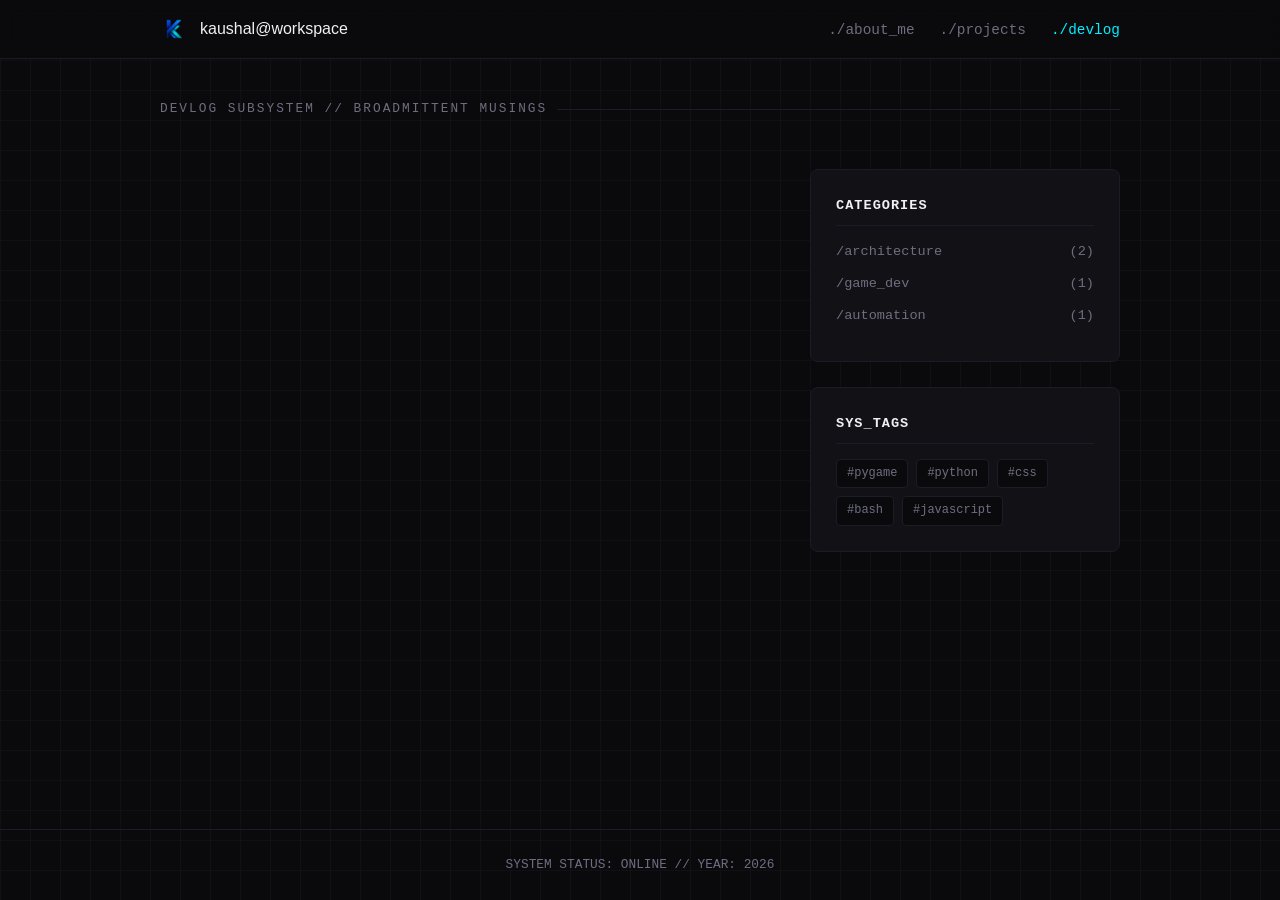
<file: blogs.html>
<!DOCTYPE html>
<html lang="en">
<head>
    <meta charset="UTF-8">
    <meta name="viewport" content="width=device-width, initial-scale=1.0">
    <title>Kaushal Gautam | DevLog Terminal</title>
    <style>
        header a{
            color: var(--text-main);
            text-decoration: none;
        }
        /* --- Design Tokens & Global Reset --- */
        :root {
            --bg-color: #0a0a0d;
            --card-bg: #111116;
            --border-color: #1c1c28;
            --text-main: #f0f0f5;
            --text-muted: #6e6e80;
            --accent-cyan: #00f0ff;
            --accent-purple: #9d4edd;
            --font-mono: 'Courier New', Courier, monospace;
            --font-sans: 'Segoe UI', Tahoma, Geneva, Verdana, sans-serif;
        }

        * {
            box-sizing: border-box;
            margin: 0;
            padding: 0;
        }

        body {
            background-color: var(--bg-color);
            color: var(--text-main);
            font-family: var(--font-sans);
            line-height: 1.6;
            min-height: 100vh;
            display: flex;
            flex-direction: column;
            background-image: linear-gradient(rgba(18, 18, 24, 0.7) 1px, transparent 1px),
                              linear-gradient(90deg, rgba(18, 18, 24, 0.7) 1px, transparent 1px);
            background-size: 30px 30px;
        }

        /* --- Navigation Styles --- */
        header {
            border-bottom: 1px solid var(--border-color);
            background-color: rgba(10, 10, 13, 0.8);
            backdrop-filter: blur(8px);
            position: sticky;
            top: 0;
            z-index: 100;
        }

        nav {
            max-width: 1000px;
            margin: 0 auto;
            padding: 15px 20px;
            display: flex;
            justify-content: space-between;
            align-items: center;
        }

        .logo-container {
            display: flex;
            align-items: center;
            gap: 12px;
        }

        .brand-icon {
            width: 28px;
            height: 28px;
            object-fit: contain;
            border-radius: 4px;
        }

        h1.logo {
            font-size: 1.1rem;
            font-family: var(--font-mono);
            font-weight: 700;
        }

        h1.logo a {
            color: var(--text-main);
            text-decoration: none;
        }

        h1.logo span {
            color: var(--accent-cyan);
        }

        .nav-links {
            list-style: none;
            display: flex;
            gap: 25px;
        }

        .nav-links a {
            color: var(--text-muted);
            text-decoration: none;
            font-size: 0.9rem;
            font-family: var(--font-mono);
            transition: color 0.2s ease;
        }

        .nav-links a:hover, .nav-links a.active {
            color: var(--accent-cyan);
        }

        /* --- Main Layout Frame --- */
        main {
            max-width: 1000px;
            width: 100%;
            margin: 0 auto;
            padding: 40px 20px;
            flex-grow: 1;
        }

        /* View State Management */
        .view-section {
            display: none;
        }
        .view-section.active-view {
            display: grid;
        }

        #feed-view {
            grid-template-columns: 1fr;
            gap: 30px;
        }

        @media (min-width: 800px) {
            #feed-view {
                grid-template-columns: 2fr 1fr;
            }
        }

        /* --- Section Label --- */
        .section-label {
            font-family: var(--font-mono);
            font-size: 0.8rem;
            text-transform: uppercase;
            letter-spacing: 2px;
            color: var(--text-muted);
            margin-bottom: 20px;
            display: flex;
            align-items: center;
            gap: 10px;
            grid-column: 1 / -1;
        }

        .section-label::after {
            content: '';
            flex-grow: 1;
            height: 1px;
            background-color: var(--border-color);
        }

        /* --- Blog Feed Component --- */
        .blog-feed {
            display: flex;
            flex-direction: column;
            gap: 30px;
        }

        .blog-card {
            background-color: var(--card-bg);
            border: 1px solid var(--border-color);
            border-radius: 12px;
            overflow: hidden;
            box-shadow: 0 10px 30px rgba(0, 0, 0, 0.4);
            transition: border-color 0.2s ease;
        }

        .blog-card:hover {
            border-color: var(--accent-cyan);
        }

        .blog-header {
            background-color: #08080b;
            border-bottom: 1px solid var(--border-color);
            padding: 12px 20px;
            display: flex;
            align-items: center;
            justify-content: space-between;
        }

        .blog-meta {
            font-family: var(--font-mono);
            font-size: 0.75rem;
            color: var(--accent-purple);
        }

        .blog-body {
            padding: 30px;
        }

        .blog-title {
            font-size: 1.5rem;
            font-weight: 700;
            margin-bottom: 12px;
            line-height: 1.3;
        }

        .blog-excerpt {
            color: var(--text-muted);
            font-size: 0.95rem;
            line-height: 1.6;
            margin-bottom: 20px;
        }

        .read-more {
            display: inline-block;
            color: var(--accent-cyan);
            text-decoration: none;
            font-family: var(--font-mono);
            font-size: 0.85rem;
            font-weight: bold;
            background: none;
            border: none;
            cursor: pointer;
        }

        .read-more:hover {
            text-decoration: underline;
        }

        /* --- Sidebar Widgets --- */
        .sidebar {
            display: flex;
            flex-direction: column;
            gap: 25px;
        }

        .widget-box {
            background-color: var(--card-bg);
            border: 1px solid var(--border-color);
            border-radius: 8px;
            padding: 25px;
        }

        .widget-title {
            font-family: var(--font-mono);
            font-size: 0.85rem;
            text-transform: uppercase;
            letter-spacing: 1px;
            color: var(--text-main);
            margin-bottom: 15px;
            border-bottom: 1px solid var(--border-color);
            padding-bottom: 8px;
        }

        .widget-list {
            list-style: none;
            font-family: var(--font-mono);
            font-size: 0.85rem;
        }

        .widget-list li {
            margin-bottom: 10px;
        }

        .widget-list a {
            color: var(--text-muted);
            text-decoration: none;
            display: flex;
            justify-content: space-between;
        }

        .widget-list a:hover {
            color: var(--accent-purple);
        }

        .tag-cloud {
            display: flex;
            flex-wrap: wrap;
            gap: 8px;
        }

        .tag {
            background-color: #0a0a0d;
            border: 1px solid var(--border-color);
            color: var(--text-muted);
            padding: 4px 10px;
            border-radius: 4px;
            text-decoration: none;
            font-family: var(--font-mono);
            font-size: 0.75rem;
        }

        /* --- Unified Article Read Engine Template UI --- */
        #article-view {
            grid-template-columns: 1fr;
        }

        .back-btn {
            background: none;
            border: 1px solid var(--border-color);
            color: var(--text-muted);
            padding: 8px 16px;
            border-radius: 4px;
            font-family: var(--font-mono);
            font-size: 0.85rem;
            cursor: pointer;
            align-self: flex-start;
            margin-bottom: 30px;
            transition: all 0.2s ease;
        }

        .back-btn:hover {
            border-color: var(--accent-purple);
            color: var(--accent-purple);
        }

        .full-article {
            background-color: var(--card-bg);
            border: 1px solid var(--border-color);
            border-radius: 12px;
            padding: 40px;
            box-shadow: 0 20px 50px rgba(0, 0, 0, 0.6);
        }

        .article-meta-row {
            font-family: var(--font-mono);
            font-size: 0.8rem;
            color: var(--accent-purple);
            margin-bottom: 15px;
            display: flex;
            gap: 20px;
        }

        .article-main-title {
            font-size: 2.2rem;
            font-weight: 800;
            line-height: 1.2;
            margin-bottom: 25px;
            border-bottom: 1px solid var(--border-color);
            padding-bottom: 20px;
        }

        .article-content {
            color: #d1d1db;
            font-size: 1.05rem;
            line-height: 1.8;
        }

        /* Standard internal formatting blocks inside data array */
        .article-content p {
            margin-bottom: 20px;
        }

        .article-content code {
            font-family: var(--font-mono);
            background-color: #1c1c28;
            color: var(--accent-cyan);
            padding: 2px 6px;
            border-radius: 4px;
            font-size: 0.9rem;
        }

        .article-content pre {
            background-color: #08080b;
            border: 1px solid var(--border-color);
            padding: 20px;
            border-radius: 8px;
            font-family: var(--font-mono);
            font-size: 0.9rem;
            overflow-x: auto;
            margin: 25px 0;
            color: #a0a0b5;
        }

        /* --- Footer --- */
        footer {
            border-top: 1px solid var(--border-color);
            padding: 25px 20px;
            text-align: center;
            font-size: 0.8rem;
            font-family: var(--font-mono);
            color: var(--text-muted);
            margin-top: auto;
        }
    </style>
        <link rel="icon" href="icon_K.png" type="image/x-icon">

</head>
<body>

    <header>
        <nav>
            <div class="logo-container">
                <img src="icon_K.png" alt="K" class="brand-icon" onerror="this.style.display='none'">
                <div class="logo"><a href="index.html">kaushal<span>@workspace</span></a></div>
            </div>
            <ul class="nav-links">
                <li><a href="index.html">./about_me</a></li>
                <li><a href="projects.html">./projects</a></li>
                <li><a href="blog.html" class="active">./devlog</a></li>
            </ul>
        </nav>
    </header>

    <main>
        <div id="feed-view" class="view-section active-view">
            <div class="section-label">DevLog Subsystem // Broadmittent Musings</div>
            
            <section class="blog-feed" id="dynamic-feed-target"></section>

            <aside class="sidebar">
                <div class="widget-box">
                    <h4 class="widget-title">Categories</h4>
                    <ul class="widget-list">
                        <li><a href="#"><span>/architecture</span> <span>(2)</span></a></li>
                        <li><a href="#"><span>/game_dev</span> <span>(1)</span></a></li>
                        <li><a href="#"><span>/automation</span> <span>(1)</span></a></li>
                    </ul>
                </div>

                <div class="widget-box">
                    <h4 class="widget-title">Sys_Tags</h4>
                    <div class="tag-cloud">
                        <span class="tag">#pygame</span>
                        <span class="tag">#python</span>
                        <span class="tag">#css</span>
                        <span class="tag">#bash</span>
                        <span class="tag">#javascript</span>
                    </div>
                </div>
            </aside>
        </div>

        <div id="article-view" class="view-section">
            <button class="back-btn" onclick="renderFeedState()">[RETURN_TO_REGISTRY] &larr;</button>
            <article class="full-article" id="full-article-target"></article>
        </div>
    </main>

    <footer>
        <p>SYSTEM STATUS: ONLINE // YEAR: 2026</p>
    </footer>
    <script src="blogs.js"></script>
</body>
</html>
</file>
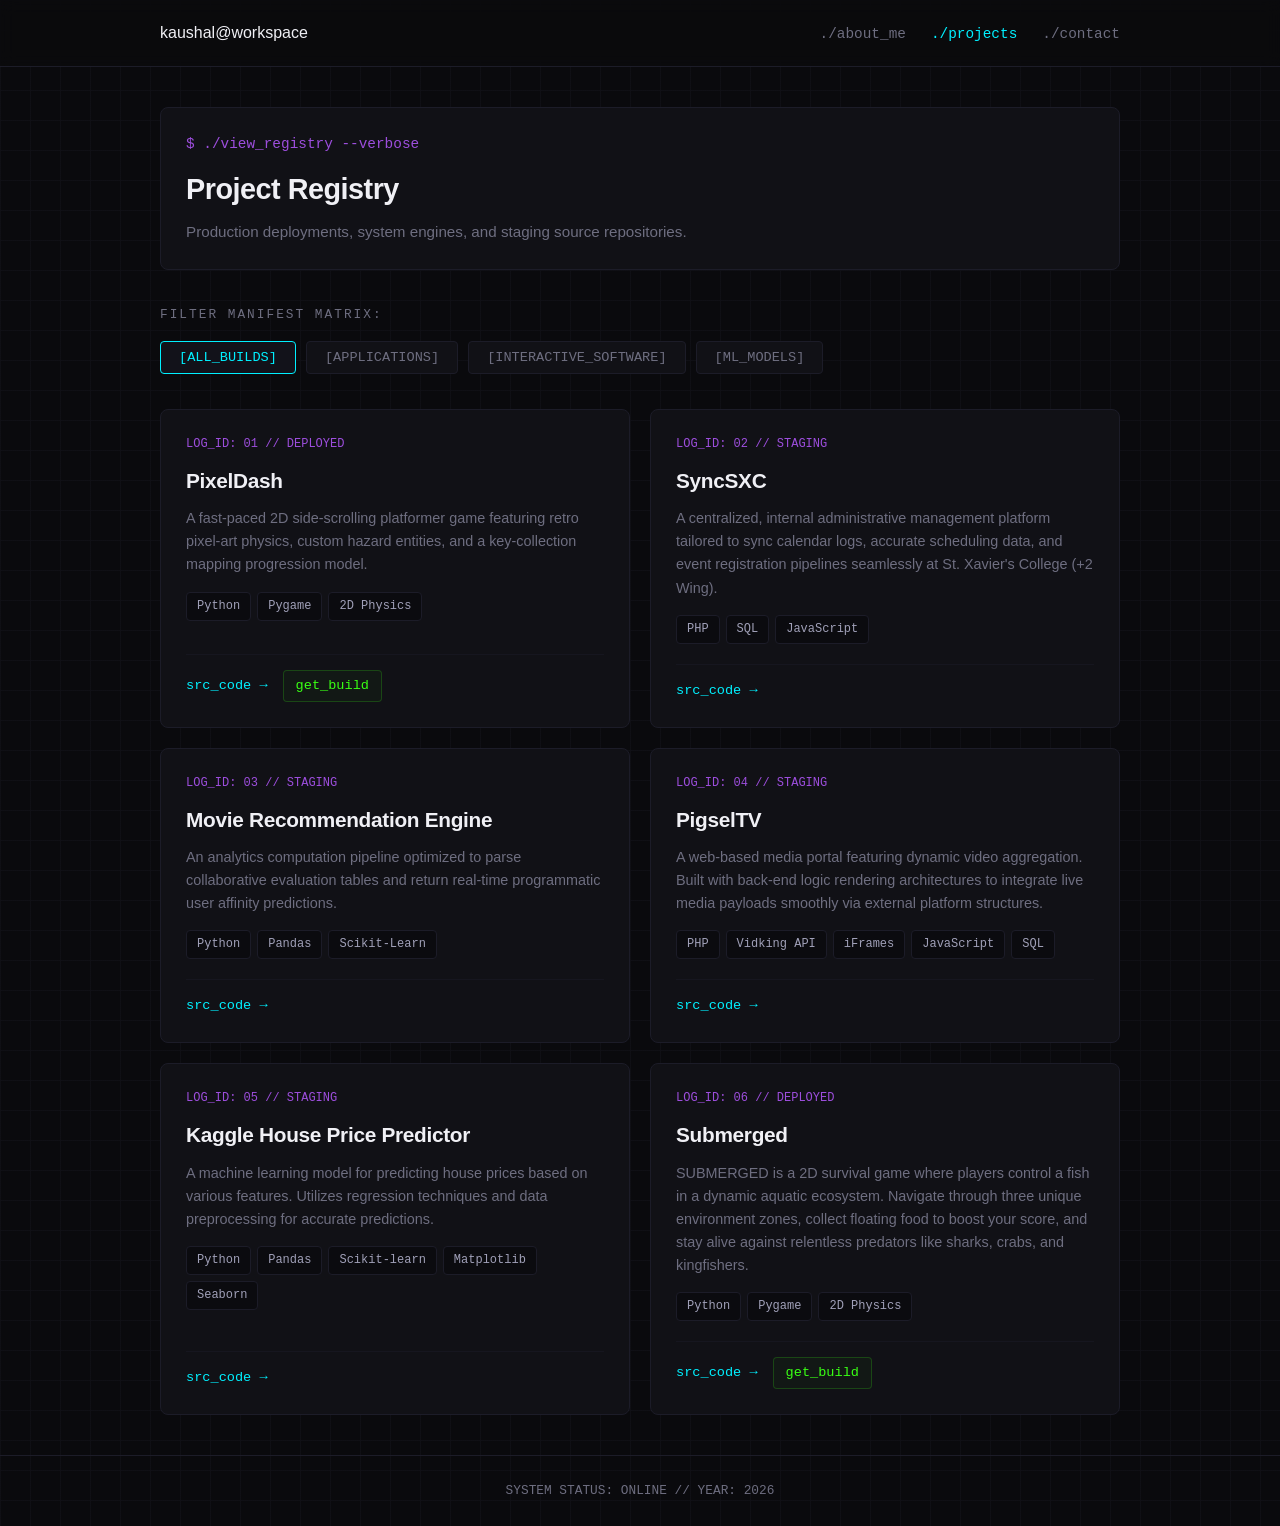
<file: projects.html>
<!DOCTYPE html>
<html lang="en">
<head>
    <meta charset="UTF-8">
    <meta name="viewport" content="width=device-width, initial-scale=1.0">
    <title>Kaushal Gautam | Project Registry</title>
        <link rel="icon" href="icon_K.png" type="image/x-icon">

    <style>
        /* --- Design Tokens & Global Reset --- */
        :root {
            --bg-color: #0a0a0d;
            --card-bg: #111116;
            --border-color: #1c1c28;
            --text-main: #f0f0f5;
            --text-muted: #6e6e80;
            --accent-cyan: #00f0ff;
            --accent-purple: #9d4edd;
            --accent-green: #39ff14;
            --font-mono: 'Courier New', Courier, monospace;
            --font-sans: 'Segoe UI', Tahoma, Geneva, Verdana, sans-serif;
        }
        .logo a {
            color: var(--text-main);
            text-decoration: none;
        }

        * {
            box-sizing: border-box;
            margin: 0;
            padding: 0;
        }

        body {
            background-color: var(--bg-color);
            color: var(--text-main);
            font-family: var(--font-sans);
            line-height: 1.6;
            min-height: 100vh;
            display: flex;
            flex-direction: column;
            background-image: linear-gradient(rgba(18, 18, 24, 0.7) 1px, transparent 1px),
                              linear-gradient(90deg, rgba(18, 18, 24, 0.7) 1px, transparent 1px);
            background-size: 30px 30px;
        }

        /* --- Navigation Styles --- */
        header {
            border-bottom: 1px solid var(--border-color);
            background-color: rgba(10, 10, 13, 0.8);
            backdrop-filter: blur(8px);
            position: sticky;
            top: 0;
            z-index: 100;
        }

        nav {
            max-width: 1000px;
            margin: 0 auto;
            padding: 20px;
            display: flex;
            justify-content: space-between;
            align-items: center;
        }

        h1.logo {
            font-size: 1.1rem;
            font-family: var(--font-mono);
            font-weight: 700;
        }

        h1.logo a {
            color: var(--text-main);
            text-decoration: none;
            outline: none;
        }

        h1.logo span {
            color: var(--accent-cyan);
        }

        .nav-links {
            list-style: none;
            display: flex;
            gap: 25px;
        }

        .nav-links a {
            color: var(--text-muted);
            text-decoration: none;
            font-size: 0.9rem;
            font-family: var(--font-mono);
            transition: color 0.2s ease;
        }

        .nav-links a:hover, .nav-links a.active {
            color: var(--accent-cyan);
        }

        /* --- Main Layout Frame --- */
        main {
            max-width: 1000px;
            width: 100%;
            margin: 0 auto;
            padding: 40px 20px;
            flex-grow: 1;
        }

        /* --- Page Header Terminal Prompt --- */
        .page-header-terminal {
            background-color: var(--card-bg);
            border: 1px solid var(--border-color);
            border-radius: 8px;
            padding: 25px;
            margin-bottom: 35px;
            font-family: var(--font-mono);
        }

        .prompt-line {
            color: var(--accent-purple);
            font-size: 0.9rem;
            margin-bottom: 10px;
        }

        .page-title {
            font-size: 1.8rem;
            font-weight: 800;
            color: var(--text-main);
            letter-spacing: -0.5px;
            margin-bottom: 8px;
            font-family: var(--font-sans);
        }

        .page-subtitle {
            color: var(--text-muted);
            font-size: 0.95rem;
            font-family: var(--font-sans);
        }

        /* --- Filtering Terminal Menu --- */
        .filter-section-label {
            font-family: var(--font-mono);
            font-size: 0.8rem;
            text-transform: uppercase;
            letter-spacing: 2px;
            color: var(--text-muted);
            margin-bottom: 15px;
        }

        .filter-container {
            display: flex;
            flex-wrap: wrap;
            gap: 10px;
            margin-bottom: 35px;
        }

        .filter-btn {
            background-color: var(--card-bg);
            border: 1px solid var(--border-color);
            color: var(--text-muted);
            padding: 8px 18px;
            border-radius: 4px;
            font-family: var(--font-mono);
            font-size: 0.85rem;
            cursor: pointer;
            transition: all 0.2s ease;
        }

        .filter-btn:hover {
            border-color: var(--accent-purple);
            color: var(--text-main);
        }

        .filter-btn.active {
            background-color: #12121a;
            border-color: var(--accent-cyan);
            color: var(--accent-cyan);
        }

        /* --- Manifest Log Grid --- */
        .projects-grid {
            display: grid;
            grid-template-columns: repeat(auto-fill, minmax(300px, 100%));
            gap: 20px;
        }

        @media (min-width: 750px) {
            .projects-grid {
                grid-template-columns: repeat(2, 1fr);
            }
        }

        .project-card {
            background-color: var(--card-bg);
            border: 1px solid var(--border-color);
            border-radius: 8px;
            padding: 25px;
            display: flex;
            flex-direction: column;
            justify-content: space-between;
            transition: border-color 0.2s ease;
        }

        .project-card:hover {
            border-color: var(--accent-cyan);
        }

        .card-top {
            margin-bottom: 20px;
        }

        .project-status {
            display: block;
            font-family: var(--font-mono);
            font-size: 0.75rem;
            color: var(--accent-purple);
            margin-bottom: 10px;
        }

        .project-title {
            font-size: 1.3rem;
            font-weight: 700;
            margin-bottom: 10px;
            color: var(--text-main);
            letter-spacing: -0.3px;
        }

        .project-desc {
            color: var(--text-muted);
            font-size: 0.9rem;
            line-height: 1.6;
            margin-bottom: 15px;
        }

        /* --- Tech Tags --- */
        .tag-group {
            display: flex;
            flex-wrap: wrap;
            gap: 6px;
        }

        .tag {
            background: #0b0b0f;
            border: 1px solid var(--border-color);
            color: #a0a0b8;
            font-size: 0.75rem;
            font-family: var(--font-mono);
            padding: 4px 10px;
            border-radius: 4px;
        }

        /* --- Action Terminal Triggers --- */
        .card-actions {
            margin-top: auto;
            padding-top: 15px;
            border-top: 1px solid rgba(28, 28, 40, 0.5);
            display: flex;
            gap: 15px;
            align-items: center;
        }

        .action-link {
            font-size: 0.85rem;
            font-family: var(--font-mono);
            text-decoration: none;
            transition: opacity 0.2s;
        }

        .repo-btn {
            color: var(--accent-cyan);
        }

        .repo-btn:hover {
            text-decoration: underline;
        }

        .download-btn {
            background-color: rgba(57, 255, 20, 0.03);
            color: var(--accent-green);
            border: 1px solid rgba(57, 255, 20, 0.2);
            padding: 4px 12px;
            border-radius: 4px;
            transition: all 0.2s ease;
        }

        .download-btn:hover {
            background-color: var(--accent-green);
            color: #000;
            border-color: var(--accent-green);
            box-shadow: 0 0 10px rgba(57, 255, 20, 0.2);
        }

        .hidden-item {
            display: none !important;
        }

        /* --- Footer --- */
        footer {
            border-top: 1px solid var(--border-color);
            padding: 25px 20px;
            text-align: center;
            font-size: 0.8rem;
            font-family: var(--font-mono);
            color: var(--text-muted);
            margin-top: auto;
        }
    </style>
</head>
<body>

    <header>
        <nav>
            <div class="logo"><a href="index.html">kaushal<span>@workspace</span></a></div>
            <ul class="nav-links">
                <li><a href="index.html#about">./about_me</a></li>
                <li><a href="projects.html" class="active">./projects</a></li>
                <li><a href="index.html#contact">./contact</a></li>
            </ul>
        </nav>
    </header>

    <main>
        <!-- Page Header Terminal Prompt -->
        <section class="page-header-terminal">
            <div class="prompt-line">$ ./view_registry --verbose</div>
            <h2 class="page-title">Project Registry</h2>
            <p class="page-subtitle">Production deployments, system engines, and staging source repositories.</p>
        </section>

        <!-- Filter Subsystem -->
        <div class="filter-section-label">Filter Manifest Matrix:</div>
        <div class="filter-container">
            <button class="filter-btn active" onclick="filterProjects('all', this)">[ALL_BUILDS]</button>
            <button class="filter-btn" onclick="filterProjects('software', this)">[APPLICATIONS]</button>
            <button class="filter-btn" onclick="filterProjects('game', this)">[INTERACTIVE_SOFTWARE]</button>
            <button class="filter-btn" onclick="filterProjects('machine-learning', this)">[ML_MODELS]</button>
        </div>

        <!-- Manifest Grid -->
        <div class="projects-grid">
            
            <!-- PixelDash -->
            <div class="project-card" data-category="game">
                <div class="card-top">
                    <span class="project-status">LOG_ID: 01 // DEPLOYED</span>
                    <h3 class="project-title">PixelDash</h3>
                    <p class="project-desc">A fast-paced 2D side-scrolling platformer game featuring retro pixel-art physics, custom hazard entities, and a key-collection mapping progression model.</p>
                    <div class="tag-group">
                        <span class="tag">Python</span>
                        <span class="tag">Pygame</span>
                        <span class="tag">2D Physics</span>
                    </div>
                </div>
                <div class="card-actions">
                    <a href="https://github.com/pixelKaushal/PixelDash" target="_blank" class="action-link repo-btn">src_code &rarr;</a>
                    <a href="https://pixelkaushal.github.io/PixelDash/" target="_blank" class="action-link download-btn">get_build</a>
                </div>
            </div>
            
            <!-- SyncSXC -->
            <div class="project-card" data-category="software">
                <div class="card-top">
                    <span class="project-status">LOG_ID: 02 // STAGING</span>
                    <h3 class="project-title">SyncSXC</h3>
                    <p class="project-desc">A centralized, internal administrative management platform tailored to sync calendar logs, accurate scheduling data, and event registration pipelines seamlessly at St. Xavier's College (+2 Wing).</p>
                    <div class="tag-group">
                        <span class="tag">PHP</span>
                        <span class="tag">SQL</span>
                        <span class="tag">JavaScript</span>
                    </div>
                </div>
                <div class="card-actions">
                    <a href="https://github.com/pixelKaushal/syncsxc" target="_blank" class="action-link repo-btn">src_code &rarr;</a>
                </div>
            </div>

            <!-- Movie Recommendation Engine -->
            <div class="project-card" data-category="software">
                <div class="card-top">
                    <span class="project-status">LOG_ID: 03 // STAGING</span>
                    <h3 class="project-title">Movie Recommendation Engine</h3>
                    <p class="project-desc">An analytics computation pipeline optimized to parse collaborative evaluation tables and return real-time programmatic user affinity predictions.</p>
                    <div class="tag-group">
                        <span class="tag">Python</span>
                        <span class="tag">Pandas</span>
                        <span class="tag">Scikit-Learn</span>
                    </div>
                </div>
                <div class="card-actions">
                    <a href="https://github.com/pixelKaushal/mre" target="_blank" class="action-link repo-btn">src_code &rarr;</a>
                </div>
            </div>

            <!-- PigselTV -->
            <div class="project-card" data-category="software">
                <div class="card-top">
                    <span class="project-status">LOG_ID: 04 // STAGING</span>
                    <h3 class="project-title">PigselTV</h3>
                    <p class="project-desc">A web-based media portal featuring dynamic video aggregation. Built with back-end logic rendering architectures to integrate live media payloads smoothly via external platform structures.</p>
                    <div class="tag-group">
                        <span class="tag">PHP</span>
                        <span class="tag">Vidking API</span>
                        <span class="tag">iFrames</span>
                        <span class="tag">JavaScript</span>
                        <span class="tag">SQL</span>
                    </div>
                </div>
                <div class="card-actions">
                    <a href="https://github.com/pixelKaushal/pigseltv" target="_blank" class="action-link repo-btn">src_code &rarr;</a>
                </div>
            </div>
            <!-- kaggle house price predictor -->
            <div class="project-card" data-category="machine-learning">
                <div class="card-top">
                    <span class="project-status">LOG_ID: 05 // STAGING</span>
                    <h3 class="project-title">Kaggle House Price Predictor</h3>
                    <p class="project-desc">A machine learning model for predicting house prices based on various features. Utilizes regression techniques and data preprocessing for accurate predictions.</p>
                    <div class="tag-group">
                        <span class="tag">Python</span>
                        <span class="tag">Pandas</span>
                        <span class="tag">Scikit-learn</span>
                        <span class="tag">Matplotlib</span>
                        <span class="tag">Seaborn</span>
                    </div>
                </div>
                <div class="card-actions">
                    <a href="https://github.com/pixelKaushal/kaggle_houseprice" target="_blank" class="action-link repo-btn">src_code &rarr;</a>
                </div>
            </div>
            <!-- Submerged -->
            <div class="project-card" data-category="game">
                <div class="card-top">
                    <span class="project-status">LOG_ID: 06 // DEPLOYED</span>
                    <h3 class="project-title">Submerged</h3>
                    <p class="project-desc">SUBMERGED is a 2D survival game where players control a fish in a dynamic aquatic ecosystem. Navigate through three unique environment zones, collect floating food to boost your score, and stay alive against relentless predators like sharks, crabs, and kingfishers.</p>
                    <div class="tag-group">
                        <span class="tag">Python</span>
                        <span class="tag">Pygame</span>
                        <span class="tag">2D Physics</span>
                    </div>
                </div>
                <div class="card-actions">
                    <a href="https://github.com/pixelKaushal/Submerged" target="_blank" class="action-link repo-btn">src_code &rarr;</a>
                    <a href="https://pixelkaushal.github.io/Submerged/" target="_blank" class="action-link download-btn">get_build</a>
                </div>
            </div>
        </div>
    </main>

    <footer>
        <p>SYSTEM STATUS: ONLINE // YEAR: 2026</p>
    </footer>

    <script>
        function filterProjects(category, buttonElement) {
            // 1. Reset active visual states on controls
            document.querySelectorAll('.filter-btn').forEach(btn => {
                btn.classList.remove('active');
            });
            buttonElement.classList.add('active');

            // 2. Filter logic evaluation
            const cards = document.querySelectorAll('.project-card');
            
            cards.forEach(card => {
                const type = card.getAttribute('data-category');
                
                if (category === 'all' || type === category) {
                    card.classList.remove('hidden-item');
                } else {
                    card.classList.add('hidden-item');
                }
            });
        }
    </script>
</body>
</html>
</file>
